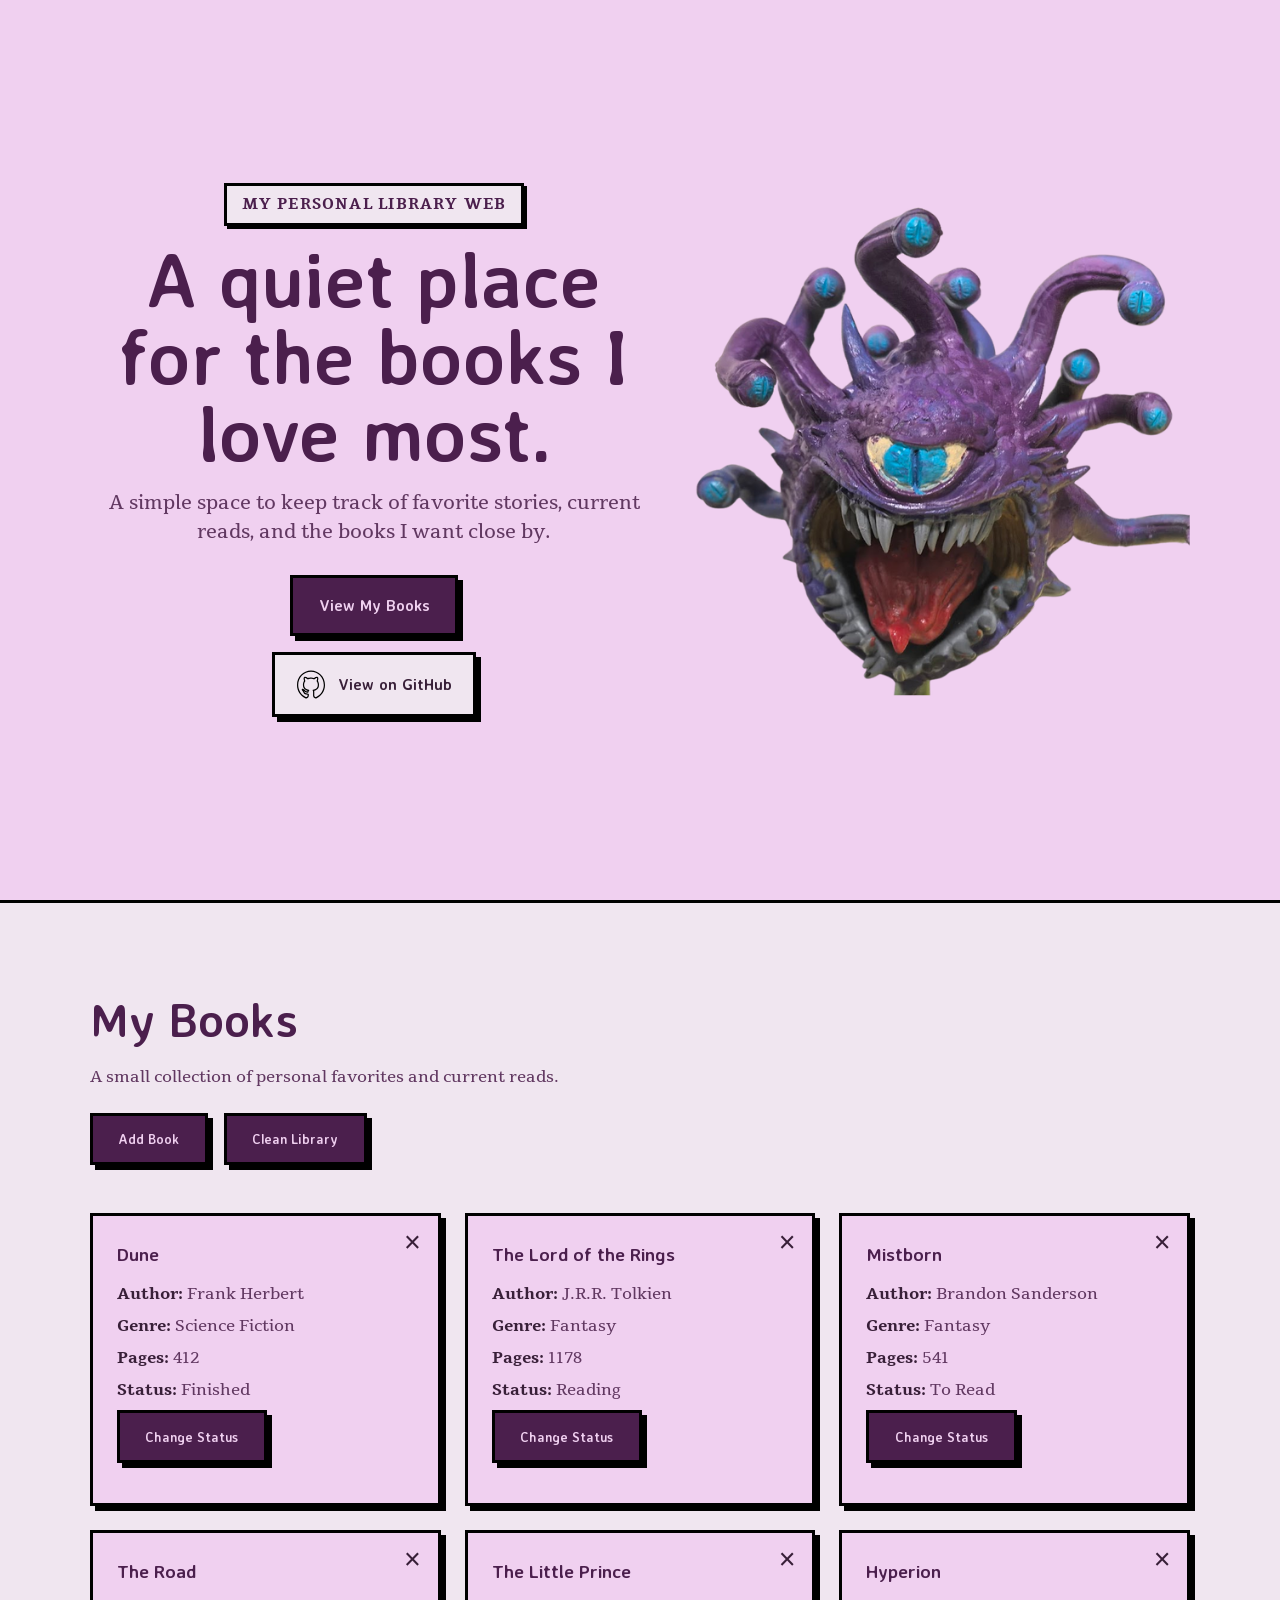
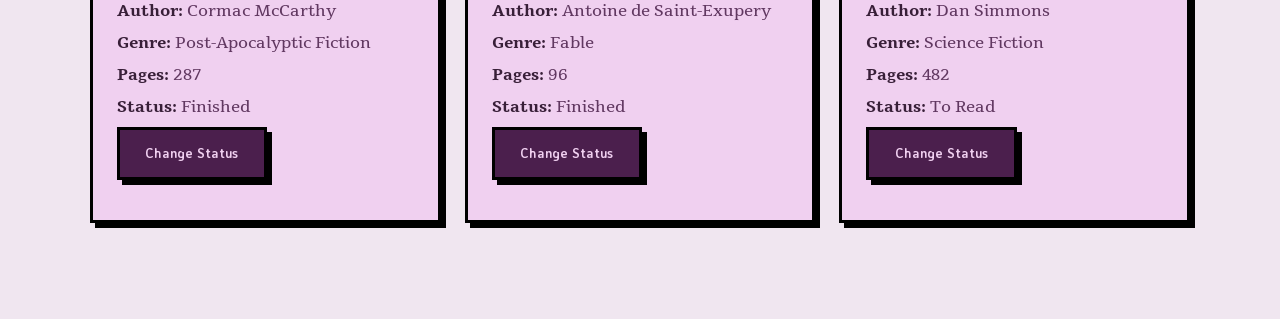
<file: index.html>
<!DOCTYPE html>
<html lang="en">

<head>
    <meta charset="UTF-8" />
    <meta name="viewport" content="width=device-width, initial-scale=1.0" />
    <title>Personal Library</title>
    <link rel="stylesheet" href="styles.css" />
    <link rel="preconnect" href="https://fonts.googleapis.com">
    <link rel="preconnect" href="https://fonts.gstatic.com" crossorigin>
    <link href="https://fonts.googleapis.com/css2?family=Tienne:wght@400;700;900&display=swap" rel="stylesheet">
</head>

<body>
    <section class="hero">
        <div class="hero__content">
            <span class="eyebrow">My Personal Library Web</span>
            <h1>A quiet place for the books I love most.</h1>
            <p>
                A simple space to keep track of favorite stories, current reads, and the books I want close by.
            </p>

            <div class="hero__actions">
                <a href="#library" class="btn btn--primary">View My Books</a>
            </div>
            <a href="https://github.com/AlejandroNav/Library-Project" class="github-link" target="_blank" rel="noopener noreferrer">
                <img src="github-outline-fill.svg" alt="" class="github-link__icon">
                <span>View on GitHub</span>
            </a>
        </div>
        <div>
            <img class="hero-img hero__image" src="behold.png" alt="Purple beholder painted by a talented artist" />
        </div>
    </section>

    <section class="current-section" id="library">
        <div class="section-heading">
            <h2>My Books</h2>
            <p>A small collection of personal favorites and current reads.</p>
        </div>

        <div class="library-actions">
            <button id="btn1" class="btn btn--primary">Add Book</button>
            <button id="btn2" class="btn btn--primary">Clean Library</button>
        </div>

        <div class="current-grid" id="card-grid-section">

        </div>
    </section>
    <dialog id="book-dialog" class="book-dialog">
        <form id="book-form" class="book-form">
            <h3>Add a New Book</h3>

            <label for="title">Title</label>
            <input type="text" id="title" name="title" placeholder="Book title">

            <label for="author">Author</label>
            <input type="text" id="author" name="author" placeholder="Author name">

            <label for="genre">Genre</label>
            <input type="text" id="genre" name="genre" placeholder="Genre">

            <label for="pages">Pages</label>
            <input type="number" id="pages" name="pages" placeholder="Pages" min="0">

            <label for="status">Status</label>
            <select id="status" name="status">
                <option value="To Read">To Read</option>
                <option value="Reading">Reading</option>
                <option value="Finished">Finished</option>
            </select>

            <div class="dialog-actions">
                <button type="submit" class="btn btn--primary">Save Book</button>
                <button type="button" id="close-dialog" class="btn btn--primary">Cancel</button>
            </div>
        </form>
    </dialog>
    <script src="script.js"></script>
</body>

</html>
</file>
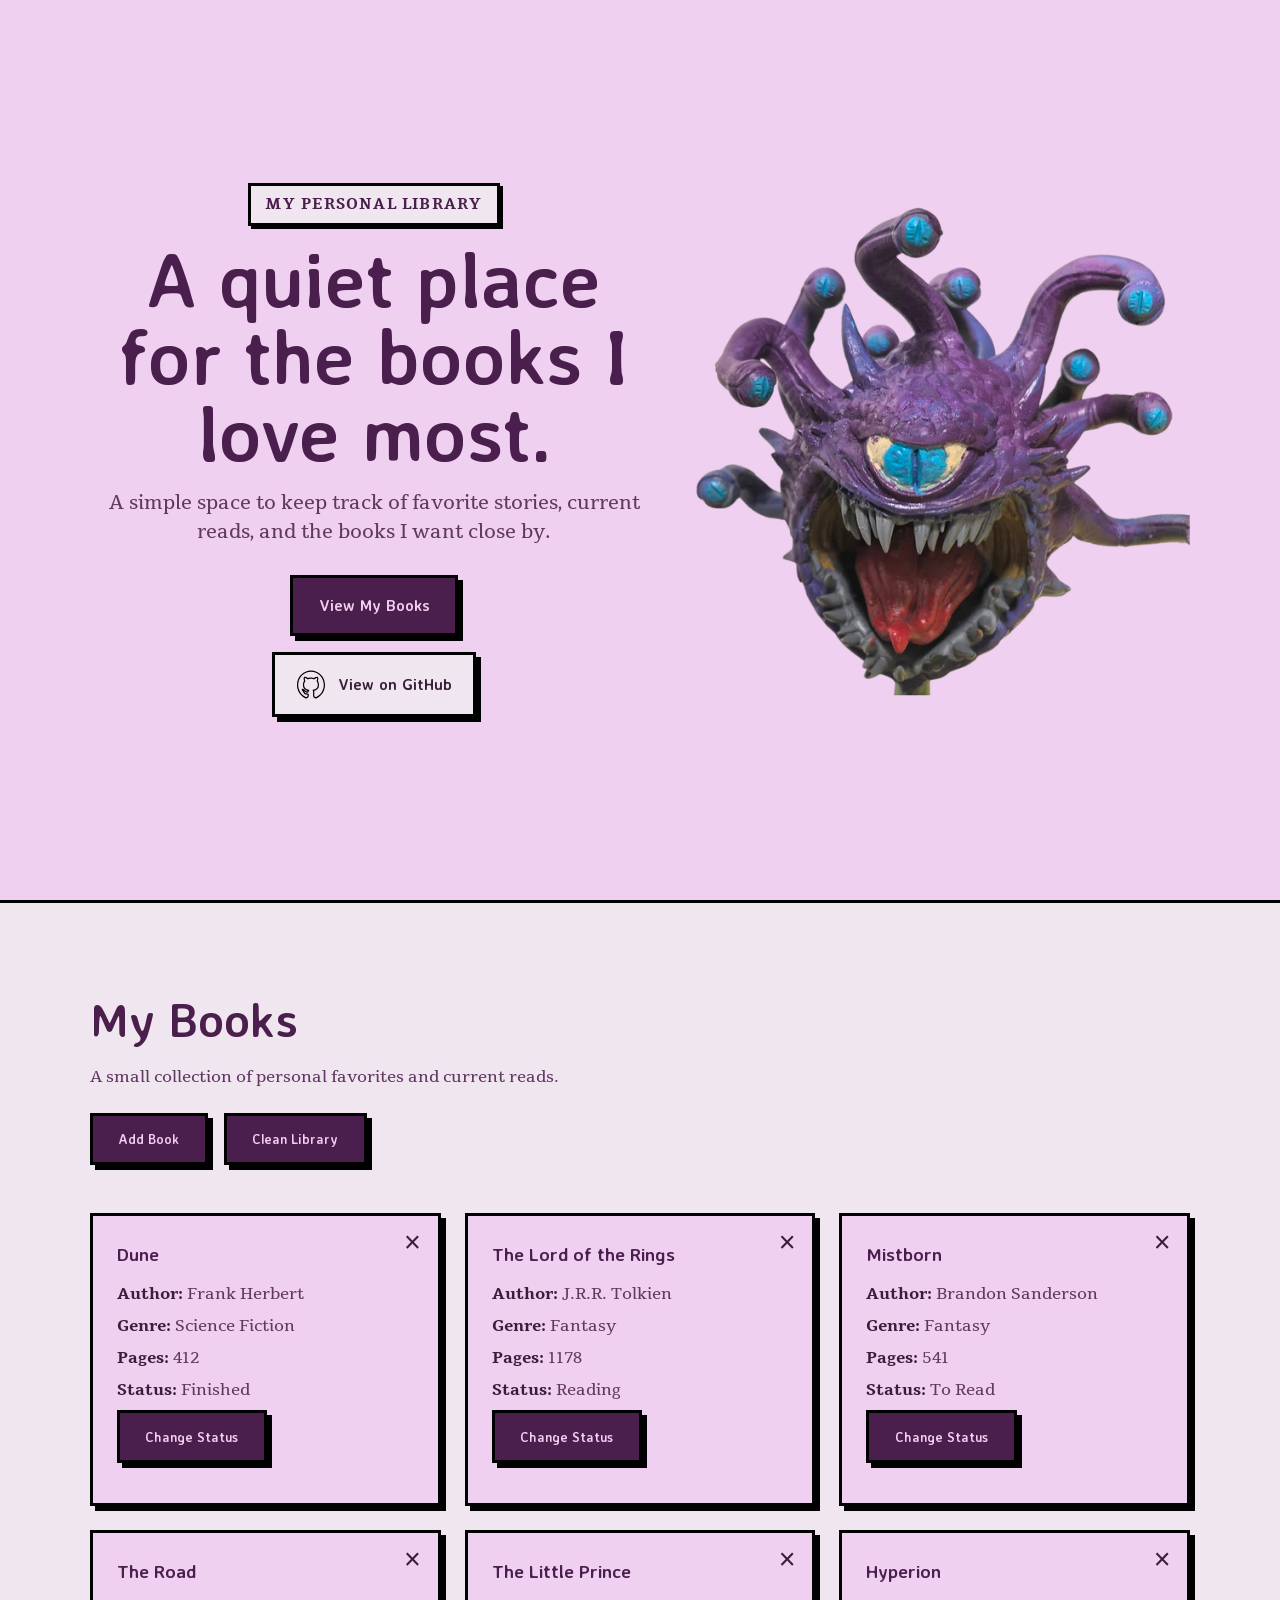
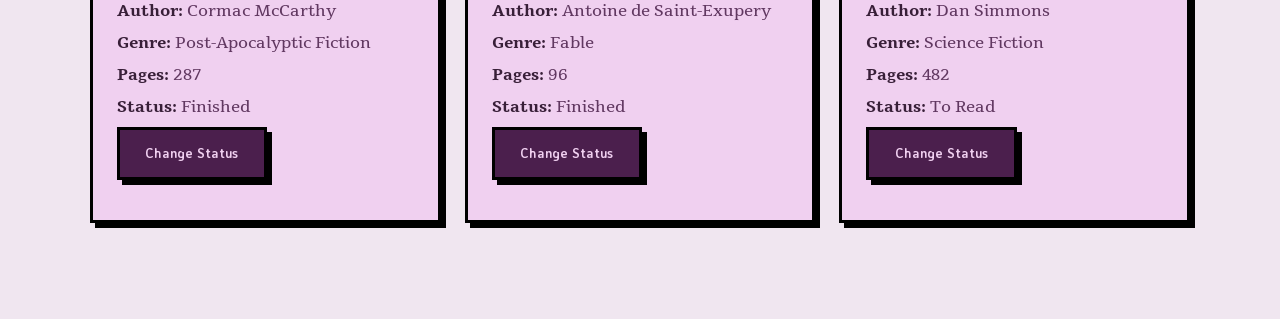
<file: index..html>
<!DOCTYPE html>
<html lang="en">

<head>
    <meta charset="UTF-8" />
    <meta name="viewport" content="width=device-width, initial-scale=1.0" />
    <title>Personal Library</title>
    <link rel="stylesheet" href="styles.css" />
    <link rel="preconnect" href="https://fonts.googleapis.com">
    <link rel="preconnect" href="https://fonts.gstatic.com" crossorigin>
    <link href="https://fonts.googleapis.com/css2?family=Tienne:wght@400;700;900&display=swap" rel="stylesheet">
</head>

<body>
    <section class="hero">
        <div class="hero__content">
            <span class="eyebrow">My Personal Library</span>
            <h1>A quiet place for the books I love most.</h1>
            <p>
                A simple space to keep track of favorite stories, current reads, and the books I want close by.
            </p>

            <div class="hero__actions">
                <a href="#library" class="btn btn--primary">View My Books</a>
            </div>
            <a href="https://github.com/AlejandroNav/Library-Project" class="github-link" target="_blank" rel="noopener noreferrer">
                <img src="github-outline-fill.svg" alt="" class="github-link__icon">
                <span>View on GitHub</span>
            </a>
        </div>
        <div>
            <img class="hero-img hero__image" src="behold.png" alt="Purple beholder painted by a talented artist" />
        </div>
    </section>

    <section class="current-section" id="library">
        <div class="section-heading">
            <h2>My Books</h2>
            <p>A small collection of personal favorites and current reads.</p>
        </div>

        <div class="library-actions">
            <button id="btn1" class="btn btn--primary">Add Book</button>
            <button id="btn2" class="btn btn--primary">Clean Library</button>
        </div>

        <div class="current-grid" id="card-grid-section">

        </div>
    </section>
    <dialog id="book-dialog" class="book-dialog">
        <form id="book-form" class="book-form">
            <h3>Add a New Book</h3>

            <label for="title">Title</label>
            <input type="text" id="title" name="title" placeholder="Book title">

            <label for="author">Author</label>
            <input type="text" id="author" name="author" placeholder="Author name">

            <label for="genre">Genre</label>
            <input type="text" id="genre" name="genre" placeholder="Genre">

            <label for="pages">Pages</label>
            <input type="number" id="pages" name="pages" placeholder="Pages" min="0">

            <label for="status">Status</label>
            <select id="status" name="status">
                <option value="To Read">To Read</option>
                <option value="Reading">Reading</option>
                <option value="Finished">Finished</option>
            </select>

            <div class="dialog-actions">
                <button type="submit" class="btn btn--primary">Save Book</button>
                <button type="button" id="close-dialog" class="btn btn--primary">Cancel</button>
            </div>
        </form>
    </dialog>
    <script src="script.js"></script>
</body>

</html>
</file>
<file: styles.css>
@import url('https://fonts.googleapis.com/css2?family=Averia+Sans+Libre:wght@400;700&display=swap');

/* =========================================================
   DESIGN TOKENS
   Only non-color reusable values live here.
   Colors are written directly as rgb/rgba in the rules.
   ========================================================= */
:root {
    --border: 3px solid #000;
    --shadow-sm: 3px 3px 0 0 #000;
    --shadow: 5px 5px 0 0 #000;
    --shadow-lg: 8px 8px 0 0 #000;
    --radius: 0;
}

/* =========================================================
   RESET / BASE
   Basic cleanup so elements behave consistently.
   ========================================================= */
* {
    box-sizing: border-box;
    margin: 0;
    padding: 0;
}

body {
    font-family: "Tienne", serif;
    color: rgb(56, 31, 56);
    background: rgb(240, 208, 240);
    line-height: 1.5;
}

a {
    text-decoration: none;
    color: inherit;
}

/* Shared heading/display font for the more decorative UI parts */
.hero h1,
.section-heading h2,
.current-card h3,
.btn,
.book-form h3,
.github-link {
    font-family: "Averia Sans Libre", sans-serif;
}

/* =========================================================
   HERO SECTION
   Top landing section with intro text, image, and actions.
   ========================================================= */
.hero {
    min-height: 100vh;
    display: flex;
    align-items: center;
    justify-content: center;
    gap: 2rem;
    padding: 2rem 7vw;
    text-align: center;
    background: rgb(240, 208, 240);
}

.hero__content {
    max-width: 700px;
}

/* Small label above the main title */
.eyebrow {
    display: inline-block;
    margin-bottom: 1rem;
    padding: 0.45rem 0.9rem;
    color: rgb(75, 31, 77);
    background: rgb(240, 230, 240);
    font-size: 0.95rem;
    font-weight: 700;
    letter-spacing: 0.08em;
    text-transform: uppercase;
    border: var(--border);
    border-radius: var(--radius);
    box-shadow: var(--shadow-sm);
}

.hero h1 {
    font-size: clamp(2.8rem, 6vw, 5rem);
    line-height: 1;
    color: rgb(75, 31, 77);
    margin-bottom: 1rem;
}

.hero p {
    font-size: clamp(1rem, 1.5vw, 1.2rem);
    max-width: 58ch;
    margin: 0 auto 1.8rem;
    color: rgb(97, 56, 97);
}

/* Container for hero buttons/links */
.hero__actions {
    display: flex;
    justify-content: center;
    align-items: center;
    gap: 1rem;
    flex-wrap: wrap;
}

/* Hero image stays flexible and scales nicely */
.hero-img {
    width: clamp(200px, 40vw, 500px);
    height: auto;
    display: block;
}

/* =========================================================
   BUTTONS
   Main reusable button style used across the page.
   ========================================================= */
.btn {
    display: inline-block;
    padding: 0.95rem 1.6rem;
    margin-right: 0;
    margin-bottom: 1rem;
    font-weight: 700;
    cursor: pointer;

    background: rgb(75, 31, 77);
    color: rgb(240, 208, 240);

    border: var(--border);
    border-radius: var(--radius);
    box-shadow: var(--shadow);

    transition: transform 0.15s ease, box-shadow 0.15s ease;
}

/* Slight lift effect to match the bold paper-cutout style */
.btn:hover {
    transform: translate(-2px, -2px);
    box-shadow: var(--shadow-lg);
}

/* =========================================================
   GITHUB LINK
   Styled to feel like part of the same button system,
   but visually distinct from the primary CTA.
   ========================================================= */
.github-link {
    display: inline-flex;
    align-items: center;
    justify-content: center;
    gap: 0.75rem;
    padding: 0.95rem 1.3rem;
    font-weight: 700;

    color: rgb(56, 31, 56);
    background: rgb(240, 230, 240);

    border: var(--border);
    border-radius: var(--radius);
    box-shadow: var(--shadow);

    transition: transform 0.15s ease, box-shadow 0.15s ease;
}

.github-link:hover {
    transform: translate(-2px, -2px);
    box-shadow: var(--shadow-lg);
}

.github-link__icon {
    width: 1.85rem;
    height: 1.8rem;
    display: block;
    object-fit: contain;
}

/* =========================================================
   LIBRARY SECTION
   Section that contains the heading, action buttons,
   and the books grid.
   ========================================================= */
.current-section {
    padding: 5rem 7vw 6rem;
    background: rgb(240, 230, 240);
    border-top: var(--border);
}

.section-heading {
    max-width: 700px;
    margin-bottom: 1.5rem;
}

.section-heading h2 {
    font-size: clamp(2rem, 4vw, 3rem);
    color: rgb(75, 31, 77);
    margin-bottom: 0.6rem;
}

.section-heading p {
    color: rgb(97, 56, 97);
}

/* Buttons under the section title */
.library-actions {
    display: flex;
    gap: 1rem;
    flex-wrap: wrap;
    margin-bottom: 2rem;
}

/* Responsive book card grid */
.current-grid {
    display: grid;
    grid-template-columns: repeat(3, minmax(0, 1fr));
    gap: 1.5rem;
}

/* =========================================================
   BOOK CARDS
   Individual book panels rendered by JavaScript.
   ========================================================= */
.current-card {
    position: relative;
    padding: 1.5rem;

    background: rgb(240, 208, 240);
    border: var(--border);
    border-radius: var(--radius);
    box-shadow: var(--shadow);
}

/* Extra right padding leaves room for the close button */
.current-card h3 {
    color: rgb(75, 31, 77);
    margin-bottom: 0.9rem;
    padding-right: 2rem;
}

.current-card p {
    margin-bottom: 0.5rem;
    color: rgb(97, 56, 97);
}

.current-card strong {
    color: rgb(56, 31, 56);
}

/* Close button is absolutely positioned inside the card corner */
.card-close {
    position: absolute;
    top: 0.75rem;
    right: 0.75rem;

    border: none;
    background: transparent;
    color: rgb(56, 31, 56);

    font-size: 1.8rem;
    line-height: 1;
    cursor: pointer;
    padding: 0rem 0.3rem;
}

/* =========================================================
   DIALOG / MODAL
   Popup form for adding a new book.
   ========================================================= */
.book-dialog {
    width: min(90vw, 420px);
    max-width: 420px;
    padding: 0;

    color: rgb(56, 31, 56);
    background: rgba(240, 230, 240, 0.82);

    border: var(--border);
    box-shadow: var(--shadow-lg);

    /* Glass effect on the dialog itself */
    backdrop-filter: blur(10px);
    -webkit-backdrop-filter: blur(10px);
}

/* Center the dialog in the viewport when open */
.book-dialog[open] {
    position: fixed;
    inset: 0;
    margin: auto;
}

/* Darkened/blurry overlay behind the dialog */
.book-dialog::backdrop {
    background: rgba(40, 20, 40, 0.28);
    backdrop-filter: blur(6px);
    -webkit-backdrop-filter: blur(6px);
}

/* =========================================================
   FORM INSIDE DIALOG
   Layout and field styling for the modal form.
   ========================================================= */
.book-form {
    display: flex;
    flex-direction: column;
    gap: 0.75rem;
    padding: 1.5rem;
    background-color: rgb(253, 231, 249);
}

.book-form h3 {
    color: rgb(92, 44, 94);
    margin-bottom: 0.5rem;
    font-size: 2rem;
}

.book-form label {
    font-weight: 700;
    color: rgb(56, 31, 56);
}

.book-form input,
.book-form select {
    font: inherit;
    padding: 0.75rem 0.9rem;
    outline: none;

    color: rgb(56, 31, 56);
    background: rgb(230, 192, 230);

    border: var(--border);
}

.book-form input::placeholder {
    color: rgb(70, 34, 70);
}

/* Buttons row inside the modal */
.dialog-actions {
    display: flex;
    gap: 1rem;
    margin-top: 1rem;
}

/* Remove extra bottom spacing from buttons inside the dialog row */
.dialog-actions .btn {
    margin-bottom: 0;
}

/* =========================================================
   RESPONSIVE: TABLET AND BELOW
   Stack hero layout and reduce grid columns.
   ========================================================= */
@media (max-width: 900px) {
    .hero {
        flex-direction: column;
        gap: 2rem;
        padding-top: 3rem;
        padding-bottom: 3rem;
    }

    .hero__content {
        max-width: 100%;
    }

    .hero-img {
        width: min(80vw, 360px);
    }

    .current-grid {
        grid-template-columns: 1fr;
    }
}

/* =========================================================
   RESPONSIVE: MOBILE
   Make actions/buttons stack vertically and tighten spacing.
   ========================================================= */
@media (max-width: 600px) {
    .hero h1 {
        line-height: 1.1;
    }

    .hero,
    .current-section {
        padding-left: 1.25rem;
        padding-right: 1.25rem;
    }

    .hero__actions,
    .library-actions,
    .dialog-actions {
        flex-direction: column;
        align-items: stretch;
    }

    .btn,
    .github-link {
        width: 100%;
        text-align: center;
        justify-content: center;
    }

    .book-form {
        padding: 1rem;
    }

    .book-dialog {
        width: min(92vw, 420px);
    }
}
</file>
